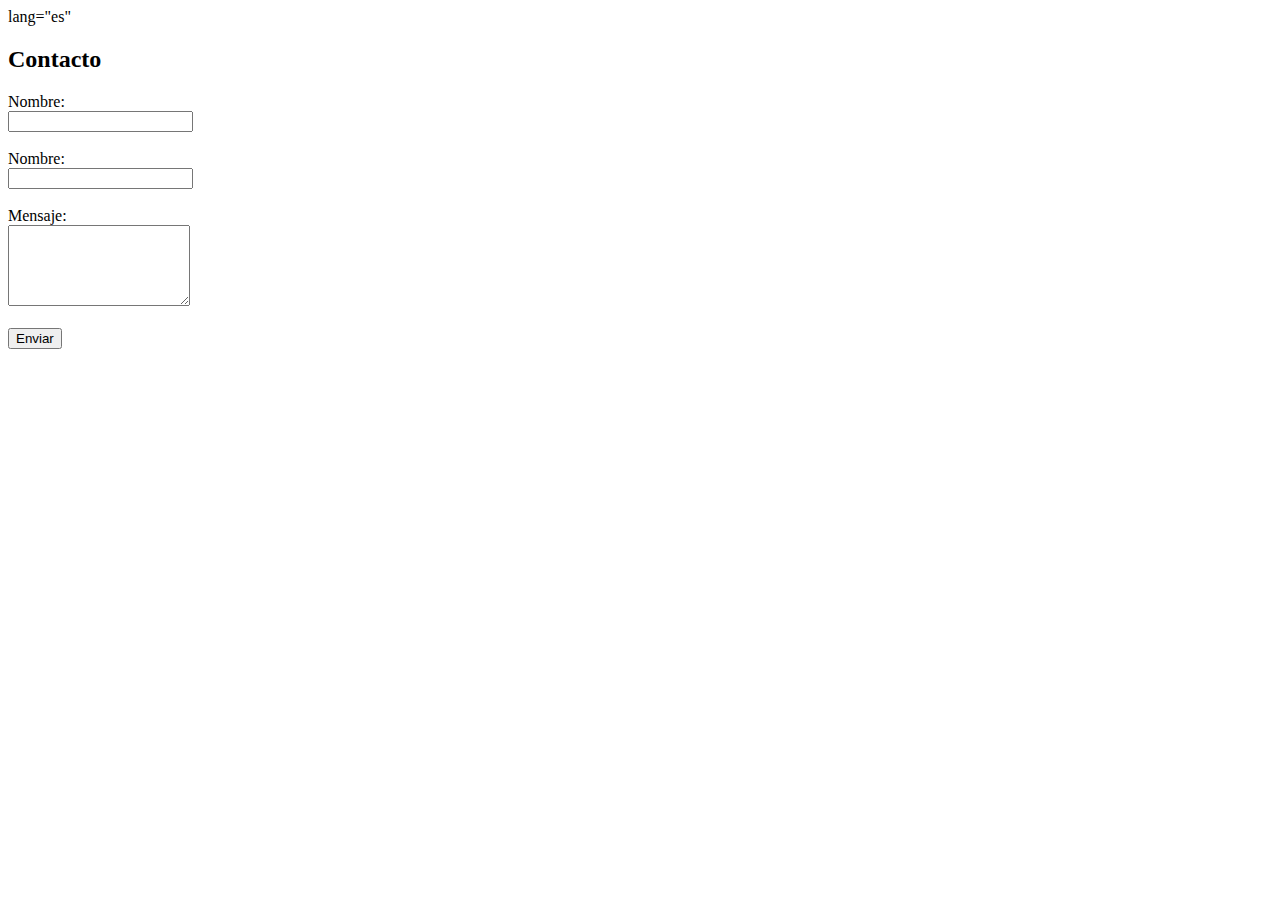
<file: html/contac.html>
<!DOCTYPE html> 
<html> lang="es"
    <head> 
        <meta charset="utf-8">
        <title> Formulario de contacto </title>
    </head>
 <body> 
    <h2> Contacto </h2>
    <form action="/enviar-formulario" method="POST">
        <label for="nombre">Nombre:</label><br>
        <input type="text" id="nombre" name="nombre" required><br><br>
        <label for="nombre">Nombre:</label><br>
        <input type="text" id="nombre" name="nombre" required><br><br>
         <label for="mensaje">Mensaje:</label><br>
        <textarea id="mensaje" name="mensaje" rows="5" required></textarea><br><br>
       <input type="submit" value="Enviar">
 </form>
 </body>
</html>
</file>
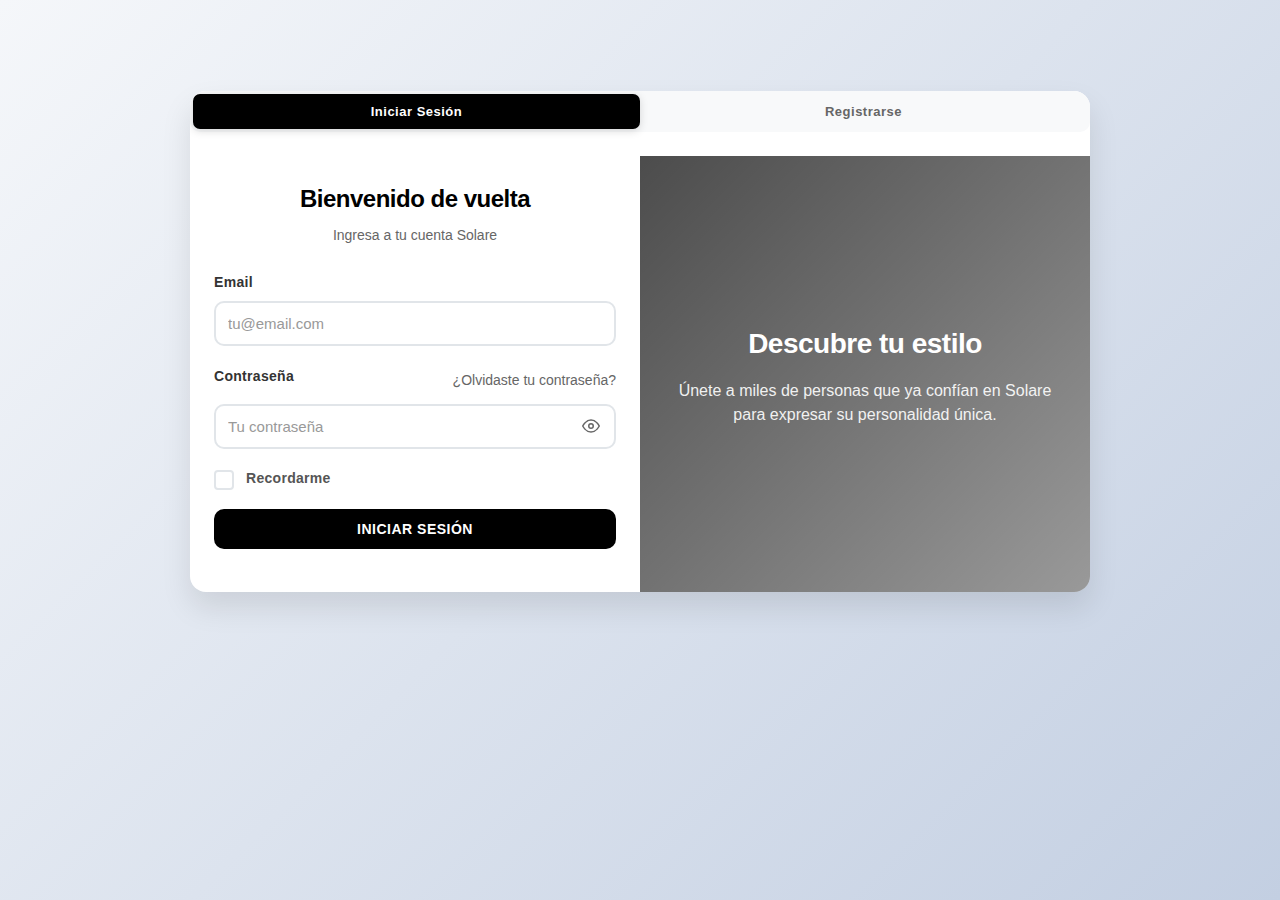
<file: html/login.html>
<!DOCTYPE html>
<html lang="es">
  <head>
    <meta charset="UTF-8" />
    <meta name="viewport" content="width=device-width, initial-scale=1" />
    <meta name="description" content="Solare - Login" />
    <title>Solare | Login</title>
    <link rel="stylesheet" href="../css/navbar.css" />
    <link rel="stylesheet" href="../css/footer.css" />
    <link rel="stylesheet" href="../css/login.css" />
    <script type="module" src="../js/supabase.js"></script>
    <script src="../js/layout.js" defer></script>
    <script src="../js/login.js" defer></script>
  </head>
  <body>
    <main id="main-content" tabindex="-1">
      <div class="auth-container">
        <div class="auth-card">
          <!-- Form Toggle Buttons -->
          <div class="auth-toggle">
            <button id="loginToggle" class="toggle-btn active" type="button">
              Iniciar Sesión
            </button>
            <button id="signupToggle" class="toggle-btn" type="button">
              Registrarse
            </button>
          </div>

          <!-- Login Form -->
          <div id="loginForm" class="auth-form active">
            <div class="form-header">
              <h1>Bienvenido de vuelta</h1>
              <p>Ingresa a tu cuenta Solare</p>
            </div>

            <form id="login-form" novalidate>
              <div id="login-message" class="message" aria-live="polite"></div>

              <div class="form-group">
                <label for="login-email">Email</label>
                <input
                  id="login-email"
                  name="email"
                  type="email"
                  placeholder="tu@email.com"
                  autocomplete="email"
                  required
                />
              </div>

              <div class="form-group">
                <div class="password-header">
                  <label for="login-password">Contraseña</label>
                  <a href="#" class="forgot-link">¿Olvidaste tu contraseña?</a>
                </div>
                <div class="password-input-container">
                  <input
                    id="login-password"
                    name="password"
                    type="password"
                    placeholder="Tu contraseña"
                    autocomplete="current-password"
                    required
                  />
                  <button
                    type="button"
                    class="password-toggle"
                    data-target="login-password"
                  >
                    <svg
                      class="eye-icon"
                      width="18"
                      height="18"
                      viewBox="0 0 24 24"
                      fill="none"
                      stroke="currentColor"
                      stroke-width="2"
                    >
                      <path
                        d="M1 12s4-8 11-8 11 8 11 8-4 8-11 8-11-8-11-8z"
                      ></path>
                      <circle cx="12" cy="12" r="3"></circle>
                    </svg>
                    <svg
                      class="eye-off-icon"
                      width="18"
                      height="18"
                      viewBox="0 0 24 24"
                      fill="none"
                      stroke="currentColor"
                      stroke-width="2"
                      style="display: none"
                    >
                      <path
                        d="M17.94 17.94A10.07 10.07 0 0 1 12 20c-7 0-11-8-11-8a18.45 18.45 0 0 1 5.06-5.94M9.9 4.24A9.12 9.12 0 0 1 12 4c7 0 11 8 11 8a18.5 18.5 0 0 1-2.16 3.19m-6.72-1.07a3 3 0 1 1-4.24-4.24"
                      ></path>
                      <line x1="1" y1="1" x2="23" y2="23"></line>
                    </svg>
                  </button>
                </div>
              </div>

              <div class="form-group">
                <label class="checkbox-label">
                  <input type="checkbox" name="remember" />
                  <span class="checkmark"></span>
                  Recordarme
                </label>
              </div>

              <button type="submit" class="btn btn-primary">
                Iniciar Sesión
              </button>
            </form>
          </div>

          <!-- Signup Form -->
          <div id="signupForm" class="auth-form">
            <div class="form-header">
              <h1>Crear cuenta</h1>
              <p>Únete a la comunidad Solare</p>
            </div>

            <form id="signup-form" novalidate>
              <div id="signup-message" class="message" aria-live="polite"></div>

              <div class="form-row">
                <div class="form-group">
                  <label for="signup-firstname">Nombre</label>
                  <input
                    id="signup-firstname"
                    name="firstname"
                    type="text"
                    placeholder="Tu nombre"
                    autocomplete="given-name"
                    required
                  />
                </div>
                <div class="form-group">
                  <label for="signup-lastname">Apellido</label>
                  <input
                    id="signup-lastname"
                    name="lastname"
                    type="text"
                    placeholder="Tu apellido"
                    autocomplete="family-name"
                    required
                  />
                </div>
              </div>

              <div class="form-group">
                <label for="signup-email">Email</label>
                <input
                  id="signup-email"
                  name="email"
                  type="email"
                  placeholder="tu@email.com"
                  autocomplete="email"
                  required
                />
              </div>

              <div class="form-group">
                <label for="signup-password">Contraseña</label>
                <div class="password-input-container">
                  <input
                    id="signup-password"
                    name="password"
                    type="password"
                    placeholder="Mínimo 8 caracteres"
                    autocomplete="new-password"
                    required
                  />
                  <button
                    type="button"
                    class="password-toggle"
                    data-target="signup-password"
                  >
                    <svg
                      class="eye-icon"
                      width="18"
                      height="18"
                      viewBox="0 0 24 24"
                      fill="none"
                      stroke="currentColor"
                      stroke-width="2"
                    >
                      <path
                        d="M1 12s4-8 11-8 11 8 11 8-4 8-11 8-11-8-11-8z"
                      ></path>
                      <circle cx="12" cy="12" r="3"></circle>
                    </svg>
                    <svg
                      class="eye-off-icon"
                      width="18"
                      height="18"
                      viewBox="0 0 24 24"
                      fill="none"
                      stroke="currentColor"
                      stroke-width="2"
                      style="display: none"
                    >
                      <path
                        d="M17.94 17.94A10.07 10.07 0 0 1 12 20c-7 0-11-8-11-8a18.45 18.45 0 0 1 5.06-5.94M9.9 4.24A9.12 9.12 0 0 1 12 4c7 0 11 8 11 8a18.5 18.5 0 0 1-2.16 3.19m-6.72-1.07a3 3 0 1 1-4.24-4.24"
                      ></path>
                      <line x1="1" y1="1" x2="23" y2="23"></line>
                    </svg>
                  </button>
                </div>
              </div>

              <div class="form-group">
                <label for="signup-confirm-password"
                  >Confirmar Contraseña</label
                >
                <div class="password-input-container">
                  <input
                    id="signup-confirm-password"
                    name="confirmPassword"
                    type="password"
                    placeholder="Confirma tu contraseña"
                    autocomplete="new-password"
                    required
                  />
                  <button
                    type="button"
                    class="password-toggle"
                    data-target="signup-confirm-password"
                  >
                    <svg
                      class="eye-icon"
                      width="18"
                      height="18"
                      viewBox="0 0 24 24"
                      fill="none"
                      stroke="currentColor"
                      stroke-width="2"
                    >
                      <path
                        d="M1 12s4-8 11-8 11 8 11 8-4 8-11 8-11-8-11-8z"
                      ></path>
                      <circle cx="12" cy="12" r="3"></circle>
                    </svg>
                    <svg
                      class="eye-off-icon"
                      width="18"
                      height="18"
                      viewBox="0 0 24 24"
                      fill="none"
                      stroke="currentColor"
                      stroke-width="2"
                      style="display: none"
                    >
                      <path
                        d="M17.94 17.94A10.07 10.07 0 0 1 12 20c-7 0-11-8-11-8a18.45 18.45 0 0 1 5.06-5.94M9.9 4.24A9.12 9.12 0 0 1 12 4c7 0 11 8 11 8a18.5 18.5 0 0 1-2.16 3.19m-6.72-1.07a3 3 0 1 1-4.24-4.24"
                      ></path>
                      <line x1="1" y1="1" x2="23" y2="23"></line>
                    </svg>
                  </button>
                </div>
              </div>

              <button type="submit" class="btn btn-primary">
                Crear Cuenta
              </button>
            </form>
          </div>

          <!-- Background Image -->
          <div class="auth-image" aria-hidden="true">
            <div class="image-overlay">
              <div class="overlay-content">
                <h2>Descubre tu estilo</h2>
                <p>
                  Únete a miles de personas que ya confían en Solare para
                  expresar su personalidad única.
                </p>
              </div>
            </div>
          </div>
        </div>
      </div>
    </main>
  </body>
</html>
</file>
<file: css/navbar.css>
/* Navbar Styles - Inspired by Vivienne Westwood */
.navbar {
  position: fixed;
  top: 0;
  left: 0;
  right: 0;
  background: #ffffff;
  border-bottom: 1px solid #e5e5e5;
  z-index: 1000;
  font-family: 'Arial', sans-serif;
}

.navbar-container {
  display: flex;
  align-items: center;
  justify-content: space-between;
  max-width: 1400px;
  margin: 0 auto;
  padding: 0 20px;
  height: 70px;
}

/* Brand/Logo */
.navbar-brand {
  flex-shrink: 0;
}

.brand-link {
  text-decoration: none;
  color: #000;
}

.brand-text {
  font-size: 24px;
  font-weight: bold;
  letter-spacing: 2px;
  color: #000;
}

/* Desktop Navigation */
.navbar-menu {
  display: flex;
  flex: 1;
  justify-content: center;
}

.navbar-nav {
  display: flex;
  list-style: none;
  margin: 0;
  padding: 0;
  gap: 40px;
}

.nav-item {
  position: relative;
}

.nav-link {
  text-decoration: none;
  color: #000;
  font-size: 14px;
  font-weight: 500;
  letter-spacing: 1px;
  padding: 25px 0;
  display: block;
  transition: color 0.3s ease;
}

.nav-link:hover {
  color: #666;
}

/* Dropdown Styles */
.dropdown-content {
  position: absolute;
  top: 100%;
  left: 50%;
  transform: translateX(-50%);
  background: #fff;
  border: 1px solid #e5e5e5;
  border-top: none;
  min-width: 200px;
  opacity: 0;
  visibility: hidden;
  transition: all 0.3s ease;
  box-shadow: 0 4px 12px rgba(0, 0, 0, 0.1);
}

.dropdown:hover .dropdown-content,
.nav-item:hover .dropdown-content {
  opacity: 1;
  visibility: visible;
}

.dropdown-content a {
  display: block;
  padding: 12px 20px;
  color: #000;
  text-decoration: none;
  font-size: 13px;
  border-bottom: 1px solid #f5f5f5;
  transition: background-color 0.3s ease;
}

.dropdown-content a:hover {
  background-color: #f8f8f8;
}

.dropdown-content a:last-child {
  border-bottom: none;
}

/* Right Icons */
.navbar-icons {
  display: flex;
  align-items: center;
  gap: 20px;
  flex-shrink: 0;
}

.icon-link {
  color: #000;
  text-decoration: none;
  transition: color 0.3s ease;
}

.icon-link:hover {
  color: #666;
}

/* Hamburger Menu */
.hamburger-menu {
  display: none;
  flex-shrink: 0;
}

.hamburger-btn {
  background: none;
  border: none;
  cursor: pointer;
  padding: 10px;
  display: flex;
  flex-direction: column;
  gap: 4px;
}

.hamburger-line {
  width: 24px;
  height: 2px;
  background: #000;
  transition: all 0.3s ease;
}

.hamburger-btn.active .hamburger-line:nth-child(1) {
  transform: rotate(45deg) translate(6px, 6px);
}

.hamburger-btn.active .hamburger-line:nth-child(2) {
  opacity: 0;
}

.hamburger-btn.active .hamburger-line:nth-child(3) {
  transform: rotate(-45deg) translate(6px, -6px);
}

/* Mobile Menu Overlay */
.mobile-menu-overlay {
  position: fixed;
  top: 0;
  left: 0;
  width: 100%;
  height: 100vh;
  background: rgba(0, 0, 0, 0.8);
  z-index: 9999;
  opacity: 0;
  visibility: hidden;
  transition: all 0.3s ease;
}

.mobile-menu-overlay.active {
  opacity: 1;
  visibility: visible;
}

.mobile-menu-content {
  position: absolute;
  top: 0;
  right: 0;
  width: 100%;
  max-width: 400px;
  height: 100vh;
  background: #fff;
  transform: translateX(100%);
  transition: transform 0.3s ease;
  overflow-y: auto;
}

.mobile-menu-overlay.active .mobile-menu-content {
  transform: translateX(0);
}

.mobile-menu-header {
  display: flex;
  justify-content: space-between;
  align-items: center;
  padding: 20px;
  border-bottom: 1px solid #e5e5e5;
}

.mobile-brand {
  font-size: 20px;
  font-weight: bold;
  letter-spacing: 2px;
}

.close-btn {
  background: none;
  border: none;
  cursor: pointer;
  padding: 5px;
}

/* Mobile Navigation */
.mobile-nav {
  padding: 20px 0;
}

.mobile-nav-item {
  border-bottom: 1px solid #f5f5f5;
}

.mobile-nav-link {
  display: block;
  padding: 15px 20px;
  color: #000;
  text-decoration: none;
  font-size: 16px;
  font-weight: 500;
  letter-spacing: 1px;
  transition: background-color 0.3s ease;
}

.mobile-nav-link:hover {
  background-color: #f8f8f8;
}

.mobile-submenu {
  background: #f8f8f8;
  display: none;
}

.mobile-nav-item.active .mobile-submenu {
  display: block;
}

.mobile-submenu-link {
  display: block;
  padding: 12px 40px;
  color: #666;
  text-decoration: none;
  font-size: 14px;
  transition: background-color 0.3s ease;
}

.mobile-submenu-link:hover {
  background-color: #f0f0f0;
}

.mobile-menu-footer {
  padding: 20px;
  border-top: 1px solid #e5e5e5;
  margin-top: auto;
}

.mobile-icons {
  display: flex;
  flex-direction: column;
  gap: 15px;
}

.mobile-icon-link {
  color: #000;
  text-decoration: none;
  font-size: 14px;
  padding: 10px 0;
  border-bottom: 1px solid #f5f5f5;
}

/* Responsive Design */
@media (max-width: 768px) {
  .navbar-menu {
    display: none;
  }
  
  .navbar-icons {
    display: none;
  }
  
  .hamburger-menu {
    display: block;
  }
  
  .navbar-container {
    padding: 0 15px;
    height: 60px;
  }
  
  .brand-text {
    font-size: 20px;
  }
  
  .mobile-menu-content {
    width: 100%;
    max-width: 100%;
  }
}

@media (max-width: 480px) {
  .navbar-container {
    padding: 0 10px;
  }
  
  .brand-text {
    font-size: 18px;
  }
}

/* Body padding to account for fixed navbar */
body {
  padding-top: 70px;
}

@media (max-width: 768px) {
  body {
    padding-top: 60px;
  }
}
</file>
<file: css/footer.css>
/* General */
.footer {
  background: #001427;
  color: white;
  padding: 4rem 0;
  font-family: sans-serif;
}
.container {
  max-width: 1200px;
  margin: 0 auto;
  padding: 0 1rem;
}

/* Parte superior */
.footer-top {
  display: flex;
  flex-direction: column;
  gap: 3rem;
}
.footer-text h2 {
  font-size: 2.5rem;
  font-weight: bold;
  margin-bottom: 1.5rem;
}
.footer-text p {
  font-size: 1.125rem;
  color: rgba(255, 255, 255, 0.8);
  max-width: 400px;
}
.footer-columns {
  display: flex;
  flex-direction: column;
  gap: 2rem;
}
.footer-col h3 {
  font-size: 1.25rem;
  font-weight: 600;
  margin-bottom: 1rem;
  color: #F4D03F;
}
.footer-col ul {
  list-style: none;
  padding: 0;
}
.footer-col li a {
  display: block;
  color: rgba(255, 255, 255, 0.8);
  text-decoration: none;
  transition: color 0.3s ease;
  margin-bottom: 0.75rem;
}
.footer-col li a:hover {
  color: white;
}

/* Contacto + redes */
.footer-middle {
  border-top: 1px solid rgba(255, 255, 255, 0.2);
  margin-top: 2rem;
  padding-top: 2rem;
  display: flex;
  flex-direction: column;
  gap: 2rem;
  align-items: center;
}
.contact-link {
  font-size: 2rem;
  font-weight: bold;
  color: white;
  text-decoration: underline;
  text-underline-offset: 4px;
  transition: color 0.3s ease;
}
.contact-link:hover {
  color: #F4D03F;
}
.socials {
  display: flex;
  gap: 1.5rem;
}
.social {
  display: flex;
  align-items: center;
  justify-content: center;
  padding: 1rem;
  border-radius: 50%;
  color: white;
  transition: transform 0.3s ease, background 0.3s ease;
}
.social svg {
  width: 24px;
  height: 24px;
  fill: currentColor;
}
.fb { background: #1877F2; }
.fb:hover { background: #166FE5; }
.ig { background: linear-gradient(45deg, #E4405F, #C13584); }
.ig:hover { background: linear-gradient(45deg, #D63384, #B02A37); }
.ln { background: #0A66C2; }
.ln:hover { background: #004182; }
.social:hover {
  transform: scale(1.1) rotate(5deg);
}

/* Línea final */
.footer-bottom {
  border-top: 1px solid rgba(255, 255, 255, 0.2);
  margin-top: 3rem;
  padding-top: 2rem;
  display: flex;
  flex-direction: column;
  gap: 1rem;
  align-items: center;
  justify-content: space-between;
}
.footer-bottom p {
  color: #9CA3AF;
  font-size: 0.875rem;
}
.bottom-links {
  display: flex;
  gap: 1.5rem;
}
.bottom-links a {
  color: rgba(255, 255, 255, 0.6);
  text-decoration: none;
  font-size: 0.875rem;
  transition: color 0.3s ease;
}
.bottom-links a:hover {
  color: white;
}

/* Responsivo */
@media (min-width: 1024px) {
  .footer-top {
    flex-direction: row;
    justify-content: space-between;
    gap: 4rem;
  }
  .footer-columns {
    flex-direction: row;
    gap: 4rem;
  }
  .footer-middle {
    flex-direction: row;
    justify-content: space-between;
  }
  .footer-bottom {
    flex-direction: row;
  }
}

/* ====== Editorial Footer Overrides ====== */
.sr-only { position: absolute; width: 1px; height: 1px; padding: 0; margin: -1px; overflow: hidden; clip: rect(0,0,0,0); white-space: nowrap; border: 0; }

.footer {
  background: #0b0b0b; /* slightly warmer black */
  color: #e7e7e7;
  padding: 3.5rem 0 2.5rem;
}

.footer .container { max-width: 1200px; padding: 0 1.25rem; }

/* Newsletter CTA */
.footer-cta { text-align: center; margin-bottom: 2.5rem; }
.footer-cta h2 { font-size: clamp(1.5rem, 2.6vw, 2rem); letter-spacing: .02em; margin-bottom: .5rem; }
.footer-cta p { color: #b7b7b7; max-width: 48ch; margin: 0 auto 1rem; }
.footer-form { display: inline-flex; gap: .5rem; align-items: center; }
.footer-form input {
  background: #111;
  border: 1px solid #2a2a2a;
  color: #eaeaea;
  padding: .65rem .8rem;
  border-radius: .5rem;
  min-width: 260px;
}
.footer-form input::placeholder { color: #9aa0a6; }
.footer-form button {
  background: #eaeaea;
  color: #0b0b0b;
  border: 0;
  border-radius: .5rem;
  padding: .65rem 1rem;
  font-weight: 600;
  cursor: pointer;
}
.footer-form button:hover { background: #fff; }

/* Columns */
.footer .footer-columns { display: grid; grid-template-columns: 1fr; gap: 2rem; margin-bottom: 2rem; }
@media (min-width: 768px) { .footer .footer-columns { grid-template-columns: repeat(3, 1fr); } }
.footer-col h3 { color: #eaeaea; font-weight: 600; margin-bottom: .75rem; letter-spacing: .02em; font-size: 1rem; }
.footer-col ul { list-style: none; padding: 0; margin: 0; }
.footer-col li a { color: #b9b9b9; text-decoration: none; padding: .25rem 0; display: inline-block; }
.footer-col li a:hover { color: #fff; text-decoration: underline; text-underline-offset: 3px; }

/* Socials + Cart */
.footer-socials { display: flex; align-items: center; justify-content: center; gap: 1rem; margin: 1rem 0 2rem; }
.social-link { color: #bdbdbd; border: 1px solid #2a2a2a; border-radius: 999px; padding: .45rem .8rem; text-decoration: none; transition: all .2s ease; }
.social-link:hover { color: #fff; border-color: #454545; }
.cart-button { display: inline-flex; align-items: center; gap: .5rem; color: #eaeaea; border: 1px solid #2a2a2a; border-radius: 999px; padding: .5rem .85rem; text-decoration: none; transition: all .2s ease; }
.cart-button:hover { border-color: #454545; background: #121212; }
.cart-button svg { display: block; }

/* Bottom bar */
.footer-bottom { border-top: 1px solid #1a1a1a; padding-top: 1.25rem; display: flex; align-items: center; justify-content: space-between; gap: 1rem; flex-wrap: wrap; }
.footer-bottom p { color: #9a9a9a; margin: 0; }
.bottom-links { display: flex; gap: 1rem; }
.bottom-links a { color: #b9b9b9; text-decoration: none; }
.bottom-links a:hover { color: #fff; }
</file>
<file: css/login.css>
/* ====== RESET ====== */
* {
  box-sizing: border-box;
  margin: 0;
  padding: 0;
}

body {
  font-family: 'Arial', sans-serif;
  background: linear-gradient(135deg, #f5f7fa 0%, #c3cfe2 100%);
  min-height: 100vh;
  display: flex;
  flex-direction: column;
  line-height: 1.6;
}

/* ====== AUTH CONTAINER ====== */
.auth-container {
  flex: 1;
  display: flex;
  align-items: center;
  justify-content: center;
  padding: 1rem;
  margin-top: 5px;
}

.auth-card {
  width: 100%;
  max-width: 900px;
  background: #ffffff;
  border-radius: 16px;
  box-shadow: 0 15px 30px rgba(0, 0, 0, 0.1);
  overflow: hidden;
  display: grid;
  grid-template-columns: 1fr;
  min-height: 500px;
}

@media (min-width: 768px) {
  .auth-card {
    grid-template-columns: 1fr 1fr;
  }
}

/* ====== TOGGLE BUTTONS ====== */
.auth-toggle {
  display: flex;
  background: #f8f9fa;
  border-radius: 10px;
  padding: 3px;
  margin-bottom: 1.5rem;
  grid-column: 1 / -1;
}

.toggle-btn {
  flex: 1;
  padding: 10px 20px;
  border: none;
  background: transparent;
  border-radius: 7px;
  font-size: 13px;
  font-weight: 600;
  letter-spacing: 0.5px;
  cursor: pointer;
  transition: all 0.3s ease;
  color: #666;
}

.toggle-btn.active {
  background: #000;
  color: #fff;
  box-shadow: 0 2px 8px rgba(0, 0, 0, 0.15);
}

.toggle-btn:hover:not(.active) {
  background: #e9ecef;
}

/* ====== AUTH FORMS ====== */
.auth-form {
  padding: 1.5rem;
  display: none;
  animation: fadeIn 0.3s ease-in-out;
}

.auth-form.active {
  display: block;
}

@keyframes fadeIn {
  from { opacity: 0; transform: translateY(10px); }
  to { opacity: 1; transform: translateY(0); }
}

.form-header {
  text-align: center;
  margin-bottom: 1.5rem;
}

.form-header h1 {
  font-size: 24px;
  font-weight: 700;
  color: #000;
  margin-bottom: 6px;
  letter-spacing: -0.5px;
}

.form-header p {
  color: #666;
  font-size: 14px;
}

/* ====== FORM ELEMENTS ====== */
.form-group {
  margin-bottom: 1.2rem;
}

.form-row {
  display: grid;
  grid-template-columns: 1fr 1fr;
  gap: 1rem;
}

label {
  display: block;
  font-size: 14px;
  font-weight: 600;
  color: #333;
  margin-bottom: 8px;
  letter-spacing: 0.3px;
}

/* ====== PASSWORD INPUT CONTAINER ====== */
.password-input-container {
  position: relative;
  display: flex;
  align-items: center;
}

.password-input-container input {
  padding-right: 45px;
}

.password-toggle {
  position: absolute;
  right: 12px;
  background: none;
  border: none;
  cursor: pointer;
  color: #666;
  padding: 4px;
  border-radius: 4px;
  transition: all 0.3s ease;
  display: flex;
  align-items: center;
  justify-content: center;
}

.password-toggle:hover {
  color: #000;
  background: rgba(0, 0, 0, 0.05);
}

.password-toggle:focus {
  outline: none;
  color: #000;
}

input[type="text"],
input[type="email"],
input[type="password"] {
  width: 100%;
  padding: 12px;
  border: 2px solid #e1e5e9;
  border-radius: 10px;
  font-size: 15px;
  background: #fff;
  transition: all 0.3s ease;
  font-family: inherit;
}

input[type="text"]:focus,
input[type="email"]:focus,
input[type="password"]:focus {
  outline: none;
  border-color: #000;
  box-shadow: 0 0 0 3px rgba(0, 0, 0, 0.1);
}

input::placeholder {
  color: #999;
}

/* ====== PASSWORD HEADER ====== */
.password-header {
  display: flex;
  justify-content: space-between;
  align-items: center;
  margin-bottom: 8px;
}

.forgot-link {
  color: #666;
  text-decoration: none;
  font-size: 14px;
  transition: color 0.3s ease;
}

.forgot-link:hover {
  color: #000;
}

/* ====== CHECKBOX STYLES ====== */
.checkbox-label {
  display: flex;
  align-items: flex-start;
  gap: 12px;
  cursor: pointer;
  font-size: 14px;
  color: #555;
  line-height: 1.5;
}

.checkbox-label input[type="checkbox"] {
  display: none;
}

.checkmark {
  width: 20px;
  height: 20px;
  border: 2px solid #e1e5e9;
  border-radius: 4px;
  background: #fff;
  position: relative;
  transition: all 0.3s ease;
  flex-shrink: 0;
  margin-top: 2px;
}

.checkbox-label input[type="checkbox"]:checked + .checkmark {
  background: #000;
  border-color: #000;
}

.checkbox-label input[type="checkbox"]:checked + .checkmark::after {
  content: "";
  position: absolute;
  left: 6px;
  top: 2px;
  width: 6px;
  height: 10px;
  border: solid #fff;
  border-width: 0 2px 2px 0;
  transform: rotate(45deg);
}

.link {
  color: #000;
  text-decoration: underline;
  transition: opacity 0.3s ease;
}

.link:hover {
  opacity: 0.7;
}

/* ====== BUTTONS ====== */
.btn {
  width: 100%;
  padding: 12px;
  border: none;
  border-radius: 10px;
  font-size: 14px;
  font-weight: 600;
  cursor: pointer;
  transition: all 0.3s ease;
  letter-spacing: 0.5px;
  text-transform: uppercase;
  font-family: inherit;
}

.btn-primary {
  background: #000;
  color: #fff;
  margin-bottom: 1.2rem;
}

.btn-primary:hover {
  background: #333;
  transform: translateY(-1px);
  box-shadow: 0 4px 12px rgba(0, 0, 0, 0.2);
}

.btn-social {
  background: #fff;
  border: 2px solid #e1e5e9;
  color: #333;
  display: flex;
  align-items: center;
  justify-content: center;
  gap: 6px;
  padding: 10px;
  font-size: 13px;
  text-transform: none;
  font-weight: 500;
}

.btn-social:hover {
  border-color: #000;
  background: #f8f9fa;
}

/* ====== DIVIDER ====== */
.divider {
  position: relative;
  text-align: center;
  margin: 1.5rem 0 1.2rem;
}

.divider::before {
  content: "";
  position: absolute;
  top: 50%;
  left: 0;
  right: 0;
  height: 1px;
  background: #e1e5e9;
}

.divider span {
  background: #fff;
  padding: 0 16px;
  color: #666;
  font-size: 14px;
  position: relative;
}

/* ====== SOCIAL BUTTONS ====== */
.social-buttons {
  display: grid;
  grid-template-columns: 1fr 1fr;
  gap: 12px;
}

/* ====== MESSAGE ====== */
.message {
  padding: 12px;
  border-radius: 8px;
  margin-bottom: 1rem;
  font-size: 14px;
  text-align: center;
  display: none;
}

.message.error {
  background: #fee;
  color: #c53030;
  border: 1px solid #fed7d7;
  display: block;
}

.message.success {
  background: #f0fff4;
  color: #38a169;
  border: 1px solid #c6f6d5;
  display: block;
}

/* ====== AUTH IMAGE ====== */
.auth-image {
  display: none;
  position: relative;
  background-image: url('https://images.unsplash.com/photo-1441986300917-64674bd600d8?q=80&w=1170&auto=format&fit=crop&ixlib=rb-4.1.0&ixid=M3wxMjA3fDB8MHxwaG90by1wYWdlfHx8fGVufDB8fHx8fA%3D%3D');
  background-size: cover;
  background-position: center;
}

@media (min-width: 768px) {
  .auth-image {
    display: block;
  }
}

.image-overlay {
  position: absolute;
  inset: 0;
  background: linear-gradient(135deg, rgba(0, 0, 0, 0.7) 0%, rgba(0, 0, 0, 0.4) 100%);
  display: flex;
  align-items: center;
  justify-content: center;
  padding: 2rem;
}

.overlay-content {
  text-align: center;
  color: #fff;
}

.overlay-content h2 {
  font-size: 28px;
  font-weight: 700;
  margin-bottom: 12px;
  letter-spacing: -0.5px;
}

.overlay-content p {
  font-size: 16px;
  opacity: 0.9;
  line-height: 1.5;
}

/* ====== RESPONSIVE ====== */
@media (max-width: 768px) {
  .auth-container {
    padding: 1rem;
    margin-top: 60px;
  }
  
  .auth-card {
    border-radius: 16px;
    min-height: auto;
  }
  
  .auth-form {
    padding: 1.5rem;
  }
  
  .form-header h1 {
    font-size: 24px;
  }
  
  .form-row {
    grid-template-columns: 1fr;
    gap: 0;
  }
  
  .social-buttons {
    grid-template-columns: 1fr;
  }
  
  .overlay-content h2 {
    font-size: 24px;
  }
  
  .overlay-content p {
    font-size: 16px;
  }
}

@media (max-width: 480px) {
  .auth-container {
    padding: 0.5rem;
  }
  
  .toggle-btn {
    padding: 10px 16px;
    font-size: 13px;
  }
}
</file>
